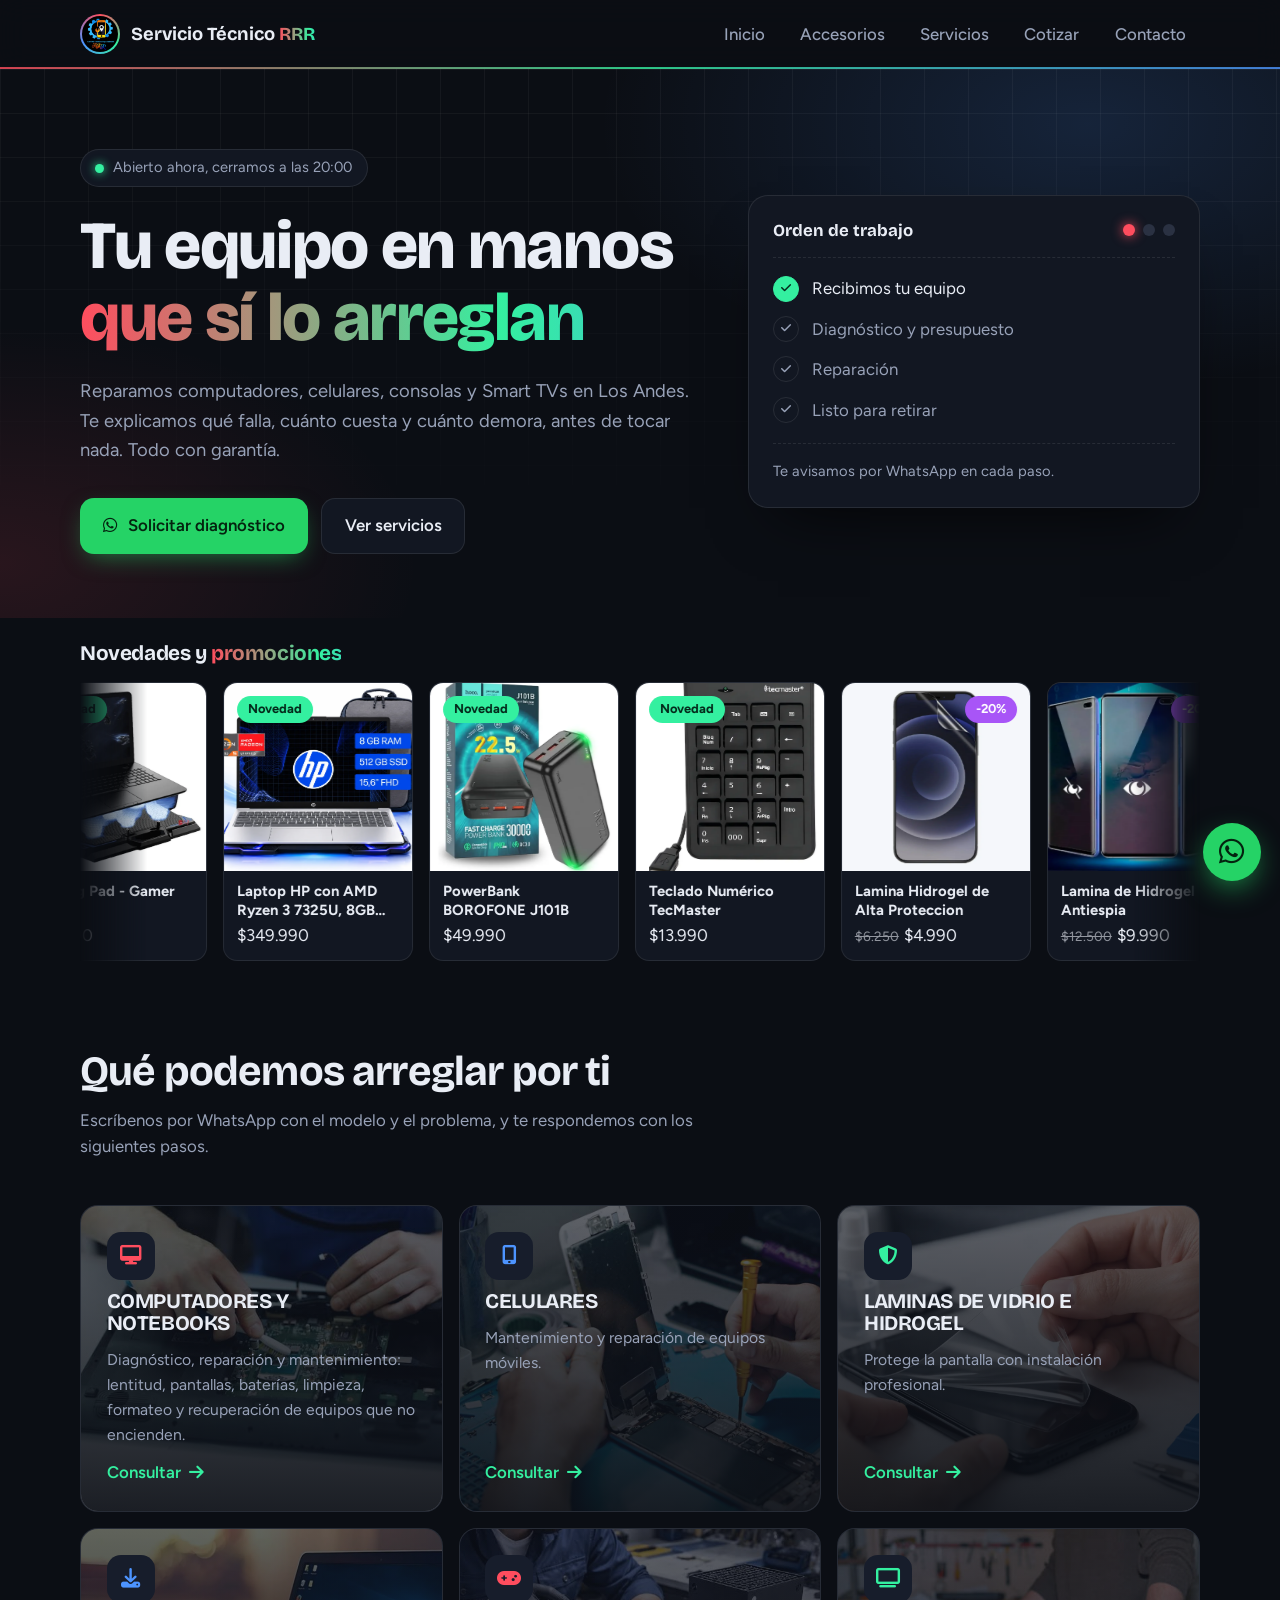
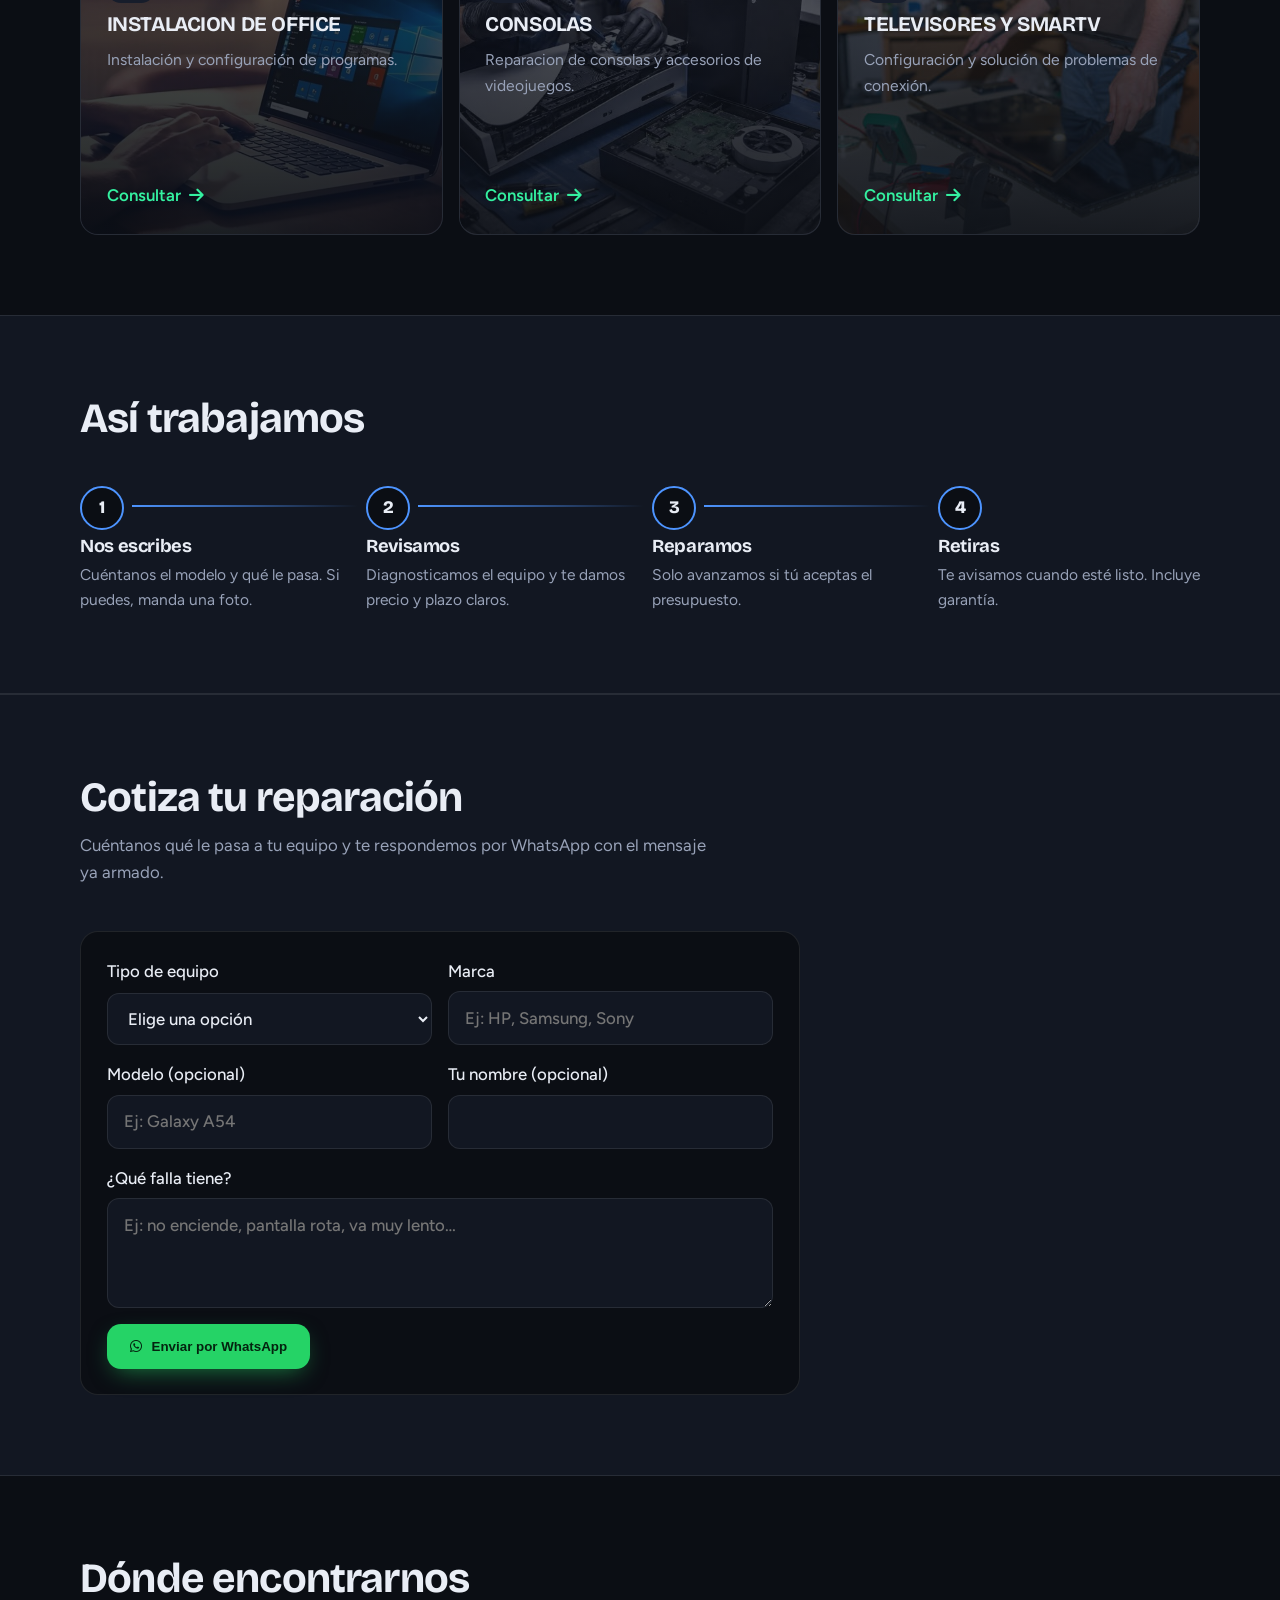
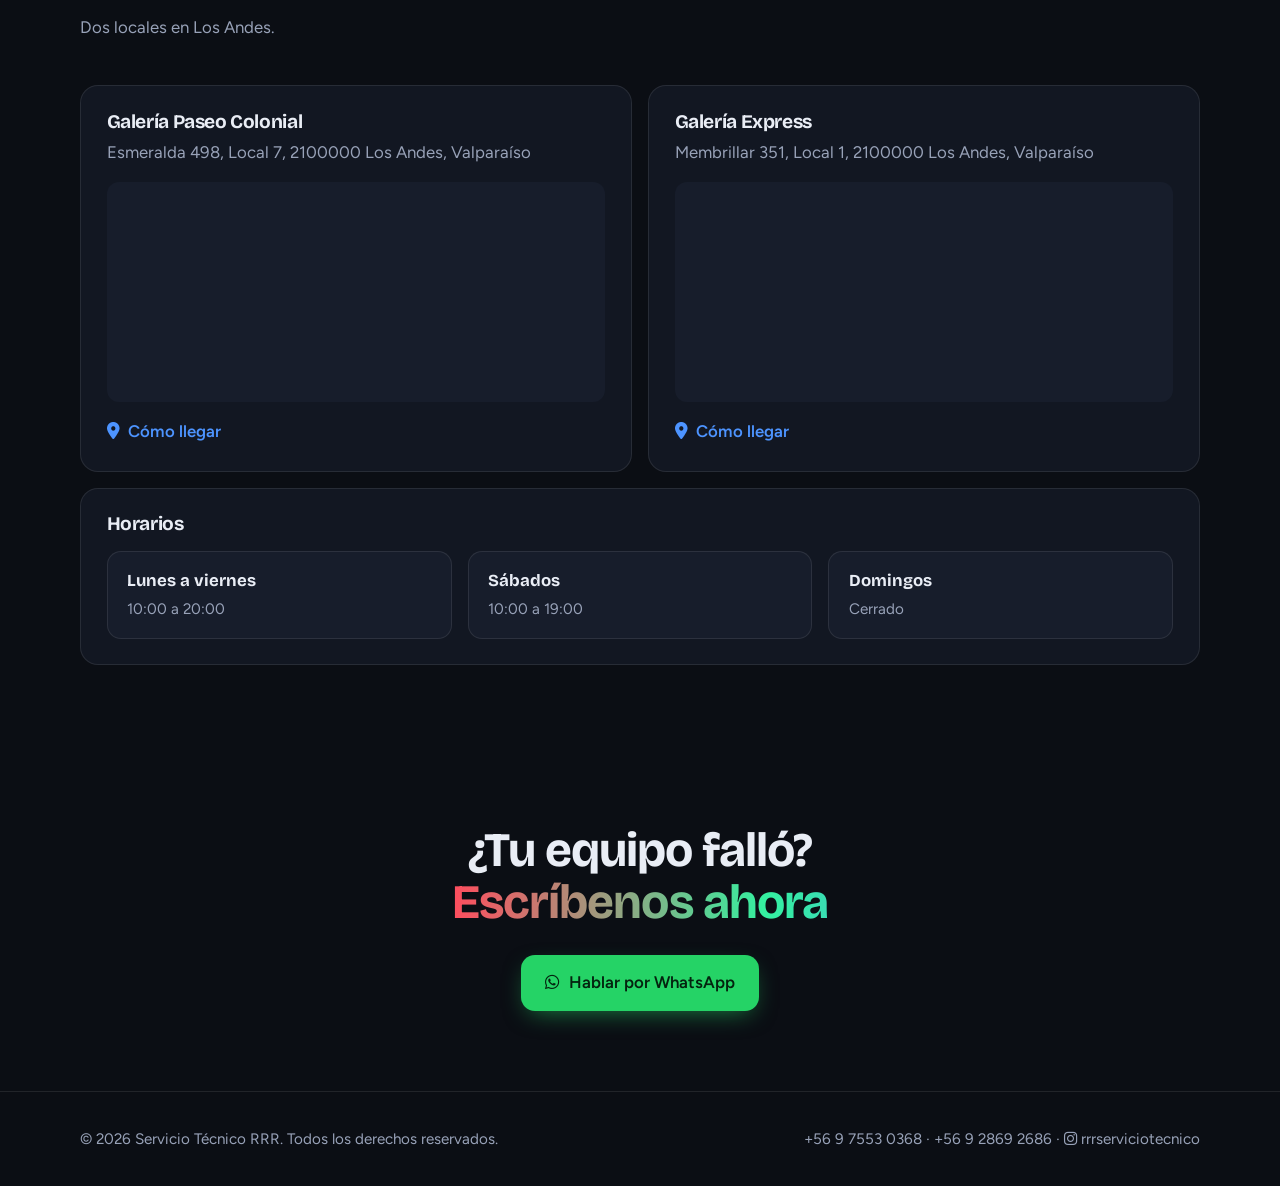
<file: index.html>
<!DOCTYPE html>
<html lang="es-CL">
<head>
<meta charset="UTF-8">
<meta name="viewport" content="width=device-width, initial-scale=1.0">
<title>RRR Servicio Técnico | Reparación de computadores, celulares y consolas en Los Andes</title>
<meta name="description" content="Servicio técnico en Los Andes: computadores, notebooks, celulares, consolas y Smart TVs. Diagnóstico claro, reparación con garantía y atención por WhatsApp.">
<meta name="theme-color" content="#0b0e14">
<link rel="canonical" href="https://serviciotecnicorrr.cl/">
<meta property="og:type" content="website">
<meta property="og:locale" content="es_CL">
<meta property="og:site_name" content="RRR Servicio Técnico">
<meta property="og:title" content="RRR Servicio Técnico | Reparación de computadores, celulares y consolas en Los Andes">
<meta property="og:description" content="Servicio técnico en Los Andes: computadores, notebooks, celulares, consolas y Smart TVs. Diagnóstico claro, reparación con garantía y atención por WhatsApp.">
<meta property="og:url" content="https://serviciotecnicorrr.cl/">
<meta property="og:image" content="https://serviciotecnicorrr.cl/img/logorrr.png">
<meta name="twitter:card" content="summary">
<script type="application/ld+json">
{
  "@context": "https://schema.org",
  "@graph": [
    {
      "@type": "Organization",
      "name": "RRR Servicio Técnico",
      "url": "https://serviciotecnicorrr.cl/",
      "logo": "https://serviciotecnicorrr.cl/img/logorrr.png"
    },
    {
      "@type": "LocalBusiness",
      "name": "RRR Servicio Técnico – Paseo Colonial",
      "image": "https://serviciotecnicorrr.cl/img/logorrr.png",
      "url": "https://serviciotecnicorrr.cl/",
      "telephone": "+56975530368",
      "priceRange": "$$",
      "address": {
        "@type": "PostalAddress",
        "streetAddress": "Esmeralda 498, Local 7",
        "postalCode": "2100000",
        "addressLocality": "Los Andes",
        "addressRegion": "Valparaíso",
        "addressCountry": "CL"
      },
      "openingHoursSpecification": [
        {"@type": "OpeningHoursSpecification", "dayOfWeek": ["Monday","Tuesday","Wednesday","Thursday","Friday"], "opens": "10:00", "closes": "20:00"},
        {"@type": "OpeningHoursSpecification", "dayOfWeek": "Saturday", "opens": "10:00", "closes": "19:00"}
      ],
      "sameAs": ["https://www.instagram.com/rrrserviciotecnico"]
    },
    {
      "@type": "LocalBusiness",
      "name": "RRR Servicio Técnico – Express Membrillar",
      "image": "https://serviciotecnicorrr.cl/img/logorrr.png",
      "url": "https://serviciotecnicorrr.cl/",
      "telephone": "+56975530368",
      "priceRange": "$$",
      "address": {
        "@type": "PostalAddress",
        "streetAddress": "Membrillar 351, Local 1",
        "postalCode": "2100000",
        "addressLocality": "Los Andes",
        "addressRegion": "Valparaíso",
        "addressCountry": "CL"
      },
      "openingHoursSpecification": [
        {"@type": "OpeningHoursSpecification", "dayOfWeek": ["Monday","Tuesday","Wednesday","Thursday","Friday"], "opens": "10:00", "closes": "20:00"},
        {"@type": "OpeningHoursSpecification", "dayOfWeek": "Saturday", "opens": "10:00", "closes": "19:00"}
      ],
      "sameAs": ["https://www.instagram.com/rrrserviciotecnico"]
    }
  ]
}
</script>
<link rel="icon" href="/img/favicon.png" sizes="48x48">
<link rel="preconnect" href="https://fonts.googleapis.com">
<link rel="preconnect" href="https://fonts.gstatic.com" crossorigin>
<link href="https://fonts.googleapis.com/css2?family=Bricolage+Grotesque:opsz,wght@12..96,500;12..96,700;12..96,800&family=Figtree:wght@400;500;600&display=swap" rel="stylesheet">
<link rel="stylesheet" href="https://cdnjs.cloudflare.com/ajax/libs/font-awesome/6.4.0/css/all.min.css">
<link rel="stylesheet" href="css/main.css">
</head>
<body>

<div id="pantalla-carga"><img src="/img/logorrr.png" alt="Cargando RRR Servicio Técnico"></div>

<header class="top">
  <div class="wrap nav">
    <a href="index.html" class="brand"><img src="/img/logorrr.png" alt="Logo RRR Servicio Técnico"><span>Servicio Técnico <span class="rgb-text">RRR</span></span></a>
    <button class="burger" aria-label="Abrir menú" aria-expanded="false"><i class="fas fa-bars"></i></button>
    <ul class="menu">
      <li><a href="index.html">Inicio</a></li>
      <li><a href="catalogo.html">Accesorios</a></li>
      <li><a href="#servicios">Servicios</a></li>
      <li><a href="#cotizar">Cotizar</a></li>
      <li><a href="#contacto">Contacto</a></li>
    </ul>
  </div>
</header>

<main>
  <section class="hero">
    <div class="wrap">
      <div>
        <div class="estado" id="estado"><i></i><span>Revisando horario…</span></div>
        <h1>Tu equipo en manos <span class="rgb-text">que sí lo arreglan</span></h1>
        <p class="lead">Reparamos computadores, celulares, consolas y Smart TVs en Los Andes. Te explicamos qué falla, cuánto cuesta y cuánto demora, antes de tocar nada. Todo con garantía.</p>
        <div class="actions">
          <a class="btn btn-wa" href="https://wa.me/56975530368?text=Hola,%20necesito%20servicio%20técnico" target="_blank" rel="noopener noreferrer"><i class="fab fa-whatsapp"></i> Solicitar diagnóstico</a>
          <a class="btn btn-ghost" href="#servicios">Ver servicios</a>
        </div>
      </div>

      <aside class="orden" aria-label="Ejemplo de cómo avanza tu reparación">
        <div class="orden-head"><strong>Orden de trabajo</strong>
          <div class="leds" aria-hidden="true"><span class="led r"></span><span class="led b"></span><span class="led g"></span></div>
        </div>
        <ul class="pasos">
          <li><i class="fas fa-check"></i> Recibimos tu equipo</li>
          <li><i class="fas fa-check"></i> Diagnóstico y presupuesto</li>
          <li><i class="fas fa-check"></i> Reparación</li>
          <li><i class="fas fa-check"></i> Listo para retirar</li>
        </ul>
        <p class="orden-foot">Te avisamos por WhatsApp en cada paso.</p>
      </aside>
    </div>
  </section>

  <section class="destacados" id="destacados" hidden>
    <div class="wrap">
      <h2>Novedades y <span class="rgb-text">promociones</span></h2>
    </div>
    <div class="wrap"><div class="dest-cinta"><div class="dest-pista" id="destacados-pista"></div></div></div>
  </section>

  <section class="s" id="servicios">
    <div class="wrap">
      <div class="s-head">
        <h2>Qué podemos arreglar por ti</h2>
        <p>Escríbenos por WhatsApp con el modelo y el problema, y te respondemos con los siguientes pasos.</p>
      </div>
      <div class="bench">
        <article class="srv big">
          <img class="srv-bg" src="img/servicios/computadores.jpg" alt="" loading="lazy" onerror="this.remove()"><div class="ico"><i class="fas fa-desktop"></i></div>
          <h3>COMPUTADORES Y NOTEBOOKS</h3>
          <p>Diagnóstico, reparación y mantenimiento: lentitud, pantallas, baterías, limpieza, formateo y recuperación de equipos que no encienden.</p>
          <a class="ask" href="https://wa.me/56975530368?text=Hola,%20necesito%20reparación%20de%20computador" target="_blank" rel="noopener noreferrer">Consultar <i class="fas fa-arrow-right"></i></a>
        </article>
        <article class="srv">
          <img class="srv-bg" src="img/servicios/celulares.jpg" alt="" loading="lazy" onerror="this.remove()"><div class="ico"><i class="fas fa-mobile-alt"></i></div>
          <h3>CELULARES</h3>
          <p>Mantenimiento y reparación de equipos móviles.</p>
          <a class="ask" href="https://wa.me/56975530368?text=Hola,%20necesito%20reparación%20de%20celular" target="_blank" rel="noopener noreferrer">Consultar <i class="fas fa-arrow-right"></i></a>
        </article>
        <article class="srv">
          <img class="srv-bg" src="img/servicios/laminas.webp" alt="" loading="lazy" onerror="this.remove()"><div class="ico"><i class="fas fa-shield-alt"></i></div>
          <h3>LAMINAS DE VIDRIO E HIDROGEL</h3>
          <p>Protege la pantalla con instalación profesional.</p>
          <a class="ask" href="https://wa.me/56975530368?text=Hola,%20quiero%20una%20lámina%20para%20mi%20equipo" target="_blank" rel="noopener noreferrer">Consultar <i class="fas fa-arrow-right"></i></a>
        </article>
        <article class="srv">
          <img class="srv-bg" src="img/servicios/office.webp" alt="" loading="lazy" onerror="this.remove()"><div class="ico"><i class="fas fa-download"></i></div>
          <h3>INSTALACION DE OFFICE</h3>
          <p>Instalación y configuración de programas.</p>
          <a class="ask" href="https://wa.me/56975530368?text=Hola,%20necesito%20instalar%20Office" target="_blank" rel="noopener noreferrer">Consultar <i class="fas fa-arrow-right"></i></a>
        </article>
        <article class="srv">
          <img class="srv-bg" src="img/servicios/consolas.jpg" alt="" loading="lazy" onerror="this.remove()"><div class="ico"><i class="fas fa-gamepad"></i></div>
          <h3>CONSOLAS</h3>
          <p>Reparacion de consolas y accesorios de videojuegos.</p>
          <a class="ask" href="https://wa.me/56975530368?text=Hola,%20necesito%20ayuda%20con%20mi%20consola" target="_blank" rel="noopener noreferrer">Consultar <i class="fas fa-arrow-right"></i></a>
        </article>
        <article class="srv">
          <img class="srv-bg" src="img/servicios/televisores.jpg" alt="" loading="lazy" onerror="this.remove()"><div class="ico"><i class="fas fa-tv"></i></div>
          <h3>TELEVISORES Y SMARTV</h3>
          <p>Configuración y solución de problemas de conexión.</p>
          <a class="ask" href="https://wa.me/56975530368?text=Hola,%20necesito%20ayuda%20con%20mi%20televisor" target="_blank" rel="noopener noreferrer">Consultar <i class="fas fa-arrow-right"></i></a>
        </article>
      </div>
    </div>
  </section>

  <section class="s how">
    <div class="wrap">
      <div class="s-head"><h2>Así trabajamos</h2></div>
      <ol class="steps">
        <li><h3>Nos escribes</h3><p>Cuéntanos el modelo y qué le pasa. Si puedes, manda una foto.</p></li>
        <li><h3>Revisamos</h3><p>Diagnosticamos el equipo y te damos precio y plazo claros.</p></li>
        <li><h3>Reparamos</h3><p>Solo avanzamos si tú aceptas el presupuesto.</p></li>
        <li><h3>Retiras</h3><p>Te avisamos cuando esté listo. Incluye garantía.</p></li>
      </ol>
    </div>
  </section>

  <section class="s how" id="cotizar">
    <div class="wrap">
      <div class="s-head"><h2>Cotiza tu reparación</h2><p>Cuéntanos qué le pasa a tu equipo y te respondemos por WhatsApp con el mensaje ya armado.</p></div>
      <div class="cotiza">
        <form id="form-cotizacion">
          <label>Tipo de equipo
            <select name="tipo" required>
              <option value="" disabled selected>Elige una opción</option>
              <option>Computador</option><option>Notebook</option><option>Celular</option>
              <option>Consola</option><option>Televisor / Smart TV</option><option>Otro</option>
            </select></label>
          <label>Marca <input name="marca" required maxlength="40" placeholder="Ej: HP, Samsung, Sony"></label>
          <label>Modelo (opcional) <input name="modelo" maxlength="60" placeholder="Ej: Galaxy A54"></label>
          <label>Tu nombre (opcional) <input name="nombre" maxlength="40" autocomplete="given-name"></label>
          <label class="full">¿Qué falla tiene? <textarea name="falla" required maxlength="500" placeholder="Ej: no enciende, pantalla rota, va muy lento…"></textarea></label>
          <div class="full"><button class="btn btn-wa" type="submit"><i class="fab fa-whatsapp"></i> Enviar por WhatsApp</button></div>
        </form>
      </div>
    </div>
  </section>

  <section class="s" id="contacto">
    <div class="wrap">
      <div class="s-head"><h2>Dónde encontrarnos</h2><p>Dos locales en Los Andes.</p></div>
      <div class="locales">
        <div class="local"><h3>Galería Paseo Colonial</h3><p>Esmeralda 498, Local 7, 2100000 Los Andes, Valparaíso</p>
          <iframe class="mapa" loading="lazy" referrerpolicy="no-referrer-when-downgrade" title="Mapa de Galería Paseo Colonial" src="https://www.google.com/maps?q=Galer%C3%ADa%20Paseo%20Colonial%2C%20Esmeralda%20498%2C%20Los%20Andes%2C%20Valpara%C3%ADso&output=embed"></iframe>
          <a href="https://maps.app.goo.gl/3EHoRgW2bTBpom5f9" target="_blank" rel="noopener noreferrer"><i class="fas fa-location-dot"></i> Cómo llegar</a></div>
        <div class="local"><h3>Galería Express</h3><p>Membrillar 351, Local 1, 2100000 Los Andes, Valparaíso</p>
          <iframe class="mapa" loading="lazy" referrerpolicy="no-referrer-when-downgrade" title="Mapa de Galería Express" src="https://www.google.com/maps?q=Galer%C3%ADa%20Express%2C%20Membrillar%20351%2C%20Los%20Andes%2C%20Valpara%C3%ADso&output=embed"></iframe>
          <a href="https://maps.app.goo.gl/NhSMveDBy6dRZAW28" target="_blank" rel="noopener noreferrer"><i class="fas fa-location-dot"></i> Cómo llegar</a></div>
      </div>
      <div class="horario">
        <h3>Horarios</h3>
        <div class="horario-lista">
          <div><b>Lunes a viernes</b><span>10:00 a 20:00</span></div>
          <div><b>Sábados</b><span>10:00 a 19:00</span></div>
          <div><b>Domingos</b><span>Cerrado</span></div>
        </div>
      </div>
    </div>
  </section>

  <section class="cta">
    <div class="wrap">
      <h2>¿Tu equipo falló? <span class="rgb-text">Escríbenos ahora</span></h2>
      <a class="btn btn-wa" href="https://wa.me/56975530368?text=Hola,%20necesito%20servicio%20técnico" target="_blank" rel="noopener noreferrer"><i class="fab fa-whatsapp"></i> Hablar por WhatsApp</a>
    </div>
  </section>
</main>

<footer>
  <div class="wrap">
    <span>&copy; <span id="anio">2026</span> Servicio Técnico RRR. Todos los derechos reservados.</span>
    <span>
      <a href="https://wa.me/56975530368?text=Hola,%20necesito%20un%20servicio%20técnico">+56 9 7553 0368</a> ·
      <a href="https://wa.me/56928692686?text=Hola,%20necesito%20un%20servicio%20técnico">+56 9 2869 2686</a> ·
      <a href="https://www.instagram.com/rrrserviciotecnico" target="_blank" rel="noopener noreferrer" aria-label="Instagram de RRR Servicio Técnico"><i class="fab fa-instagram"></i> rrrserviciotecnico</a>
    </span>
  </div>
</footer>

<a class="wa-float" href="https://wa.me/56975530368?text=Hola,%20necesito%20un%20servicio%20técnico" target="_blank" rel="noopener noreferrer" aria-label="Contactar por WhatsApp"><i class="fab fa-whatsapp"></i></a>

<script src="js/main.js" defer></script>
<script src="js/destacados.js" defer></script>
</body>
</html>
</file>
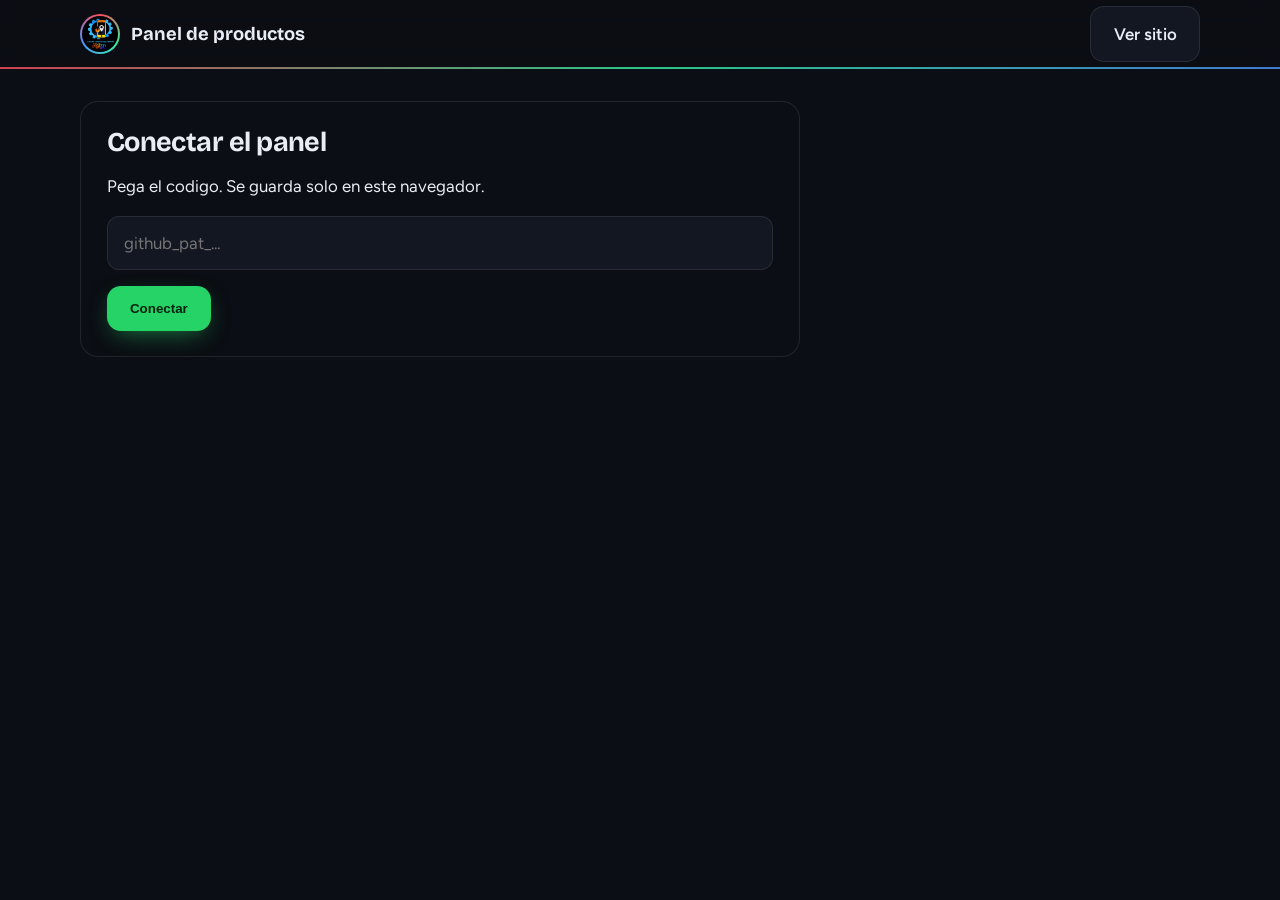
<file: admin/index.html>
<!DOCTYPE html>
<html lang="es-CL">
<head>
<meta charset="UTF-8">
<meta name="viewport" content="width=device-width, initial-scale=1.0">
<meta name="robots" content="noindex,nofollow">
<title>Panel de productos | RRR Servicio Técnico</title>
<link rel="icon" href="../img/logorrr.png" sizes="48x48">
<link href="https://fonts.googleapis.com/css2?family=Bricolage+Grotesque:opsz,wght@12..96,500;12..96,700;12..96,800&family=Figtree:wght@400;500;600&display=swap" rel="stylesheet">
<link rel="stylesheet" href="../css/main.css">
<link rel="stylesheet" href="admin.css">
</head>
<body>
<header class="top"><div class="wrap nav">
  <span class="brand"><img src="../img/logorrr.png" alt="Logo RRR"><span>Panel de productos</span></span>
  <a class="btn btn-ghost" href="../index.html" target="_blank" rel="noopener">Ver sitio</a>
</div></header>

<main class="wrap adm">

  <section id="conectar" class="cotiza" hidden>
    <h1>Conectar el panel</h1>
    <p>Pega el codigo. Se guarda solo en este navegador.</p>
    <input id="token" type="password" placeholder="github_pat_..." autocomplete="off" aria-label="Token de GitHub">
    <div><button class="btn btn-wa" id="guardar-token" type="button">Conectar</button></div>
  </section>

  <section id="app" hidden>
    <div class="adm-top">
      <h1>Productos</h1>
      <div class="fila-acc">
        <button class="btn btn-wa" id="nuevo" type="button">+ Nuevo producto</button>
        <button class="btn btn-ghost" id="salir" type="button">Cerrar sesión</button>
      </div>
    </div>
    <label class="campo buscar"><input id="buscar" type="search" placeholder="Buscar producto…" aria-label="Buscar producto" autocomplete="off"></label>
    <div id="barra-orden" class="barra-orden" hidden>
      <span>Cambiaste el orden. Aún no está publicado.</span>
      <button class="btn btn-wa" id="guardar-orden" type="button">Guardar orden</button>
      <button class="btn btn-ghost" id="descartar-orden" type="button">Descartar</button>
    </div>
    <p class="ayuda-orden">Arrastra los productos o usa las flechas para ordenarlos (se desactiva mientras buscas). Las novedades siempre salen primero en la tienda.</p>
    <div id="lista" class="lista"></div>
  </section>

  <section id="editor" class="cotiza" hidden>
    <h1 id="titulo-ed">Nuevo producto</h1>
    <form id="form">
      <label class="full">Nombre del producto <input id="f-nombre" required maxlength="120"></label>
      <label class="full">Descripción <textarea id="f-desc" maxlength="400" placeholder="Texto corto que se ve en la tarjeta"></textarea></label>
      <label class="full">Características (una por línea) <textarea id="f-carac" placeholder="Sonido envolvente 7.1&#10;Micrófono desmontable"></textarea></label>
      <label>Tipo de producto <select id="categoria"></select></label>
      <label>Si es nueva, escribe el tipo <input id="cat-nueva" maxlength="40" placeholder="Ej: Televisores" disabled></label>
      <label>Precio en pesos (sin puntos) <input id="f-precio" type="number" min="1" inputmode="numeric" required placeholder="24990"></label>
      <label class="check">Marcar como novedad <input id="f-novedad" type="checkbox"></label>
      <label class="check">En promoción <input id="f-promo" type="checkbox"></label>
      <label>Nombre de la promoción <input id="f-promo-txt" maxlength="20" placeholder="Ej: 2x1, -20%" disabled></label>
      <label>Precio original, se mostrará tachado (sin puntos) <input id="f-precio-orig" type="number" min="1" inputmode="numeric" placeholder="29990" disabled></label>
      <div class="full">
        <label class="drop" id="drop"><strong>Arrastra las fotos aquí</strong><span>o haz clic para elegirlas. La primera es la portada.</span>
          <input id="archivos" type="file" accept="image/*" multiple hidden></label>
        <div id="fotos" class="fotos"></div>
      </div>
      <div class="full fila-acc">
        <button class="btn btn-wa" id="guardar" type="submit">Publicar producto</button>
        <button class="btn btn-ghost" id="cancelar" type="button">Cancelar</button>
      </div>
    </form>
  </section>
</main>

<div class="toast" id="toast" role="status" hidden></div>
<script src="admin.js"></script>
</body>
</html>
</file>
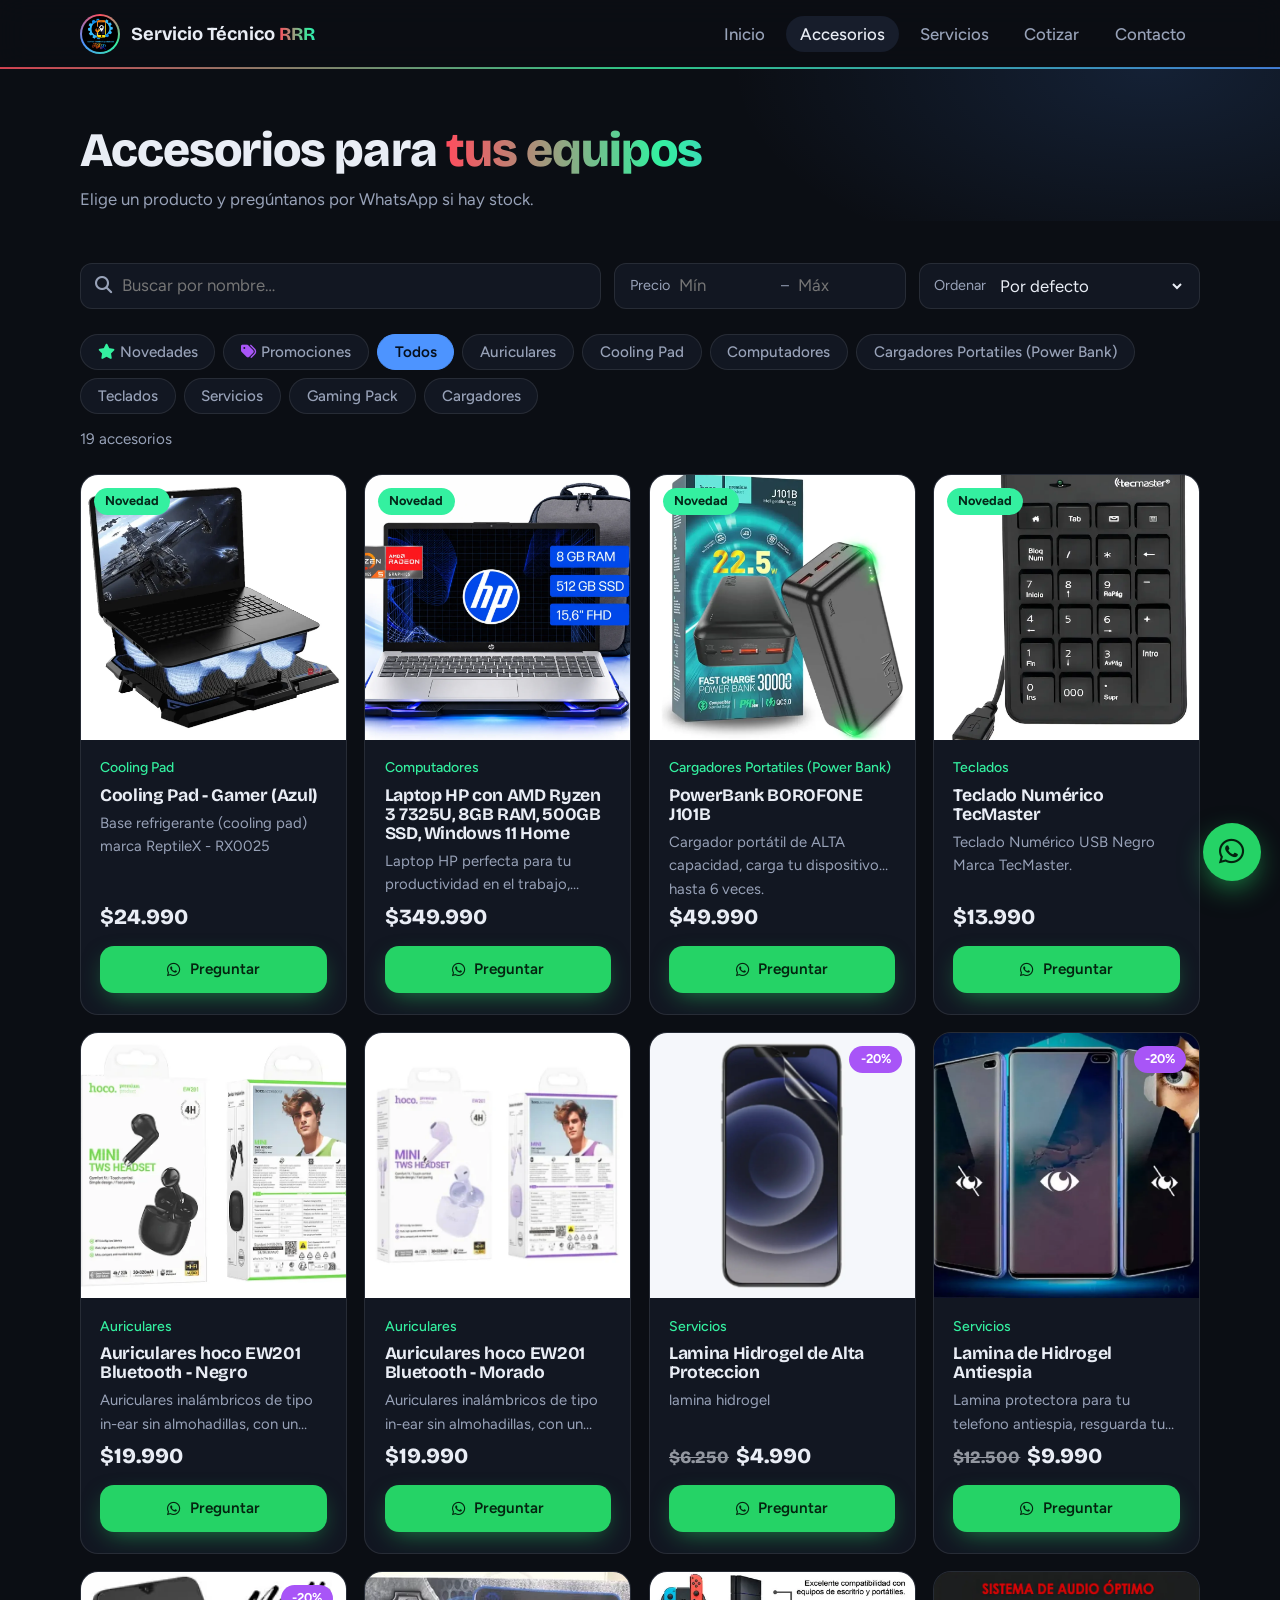
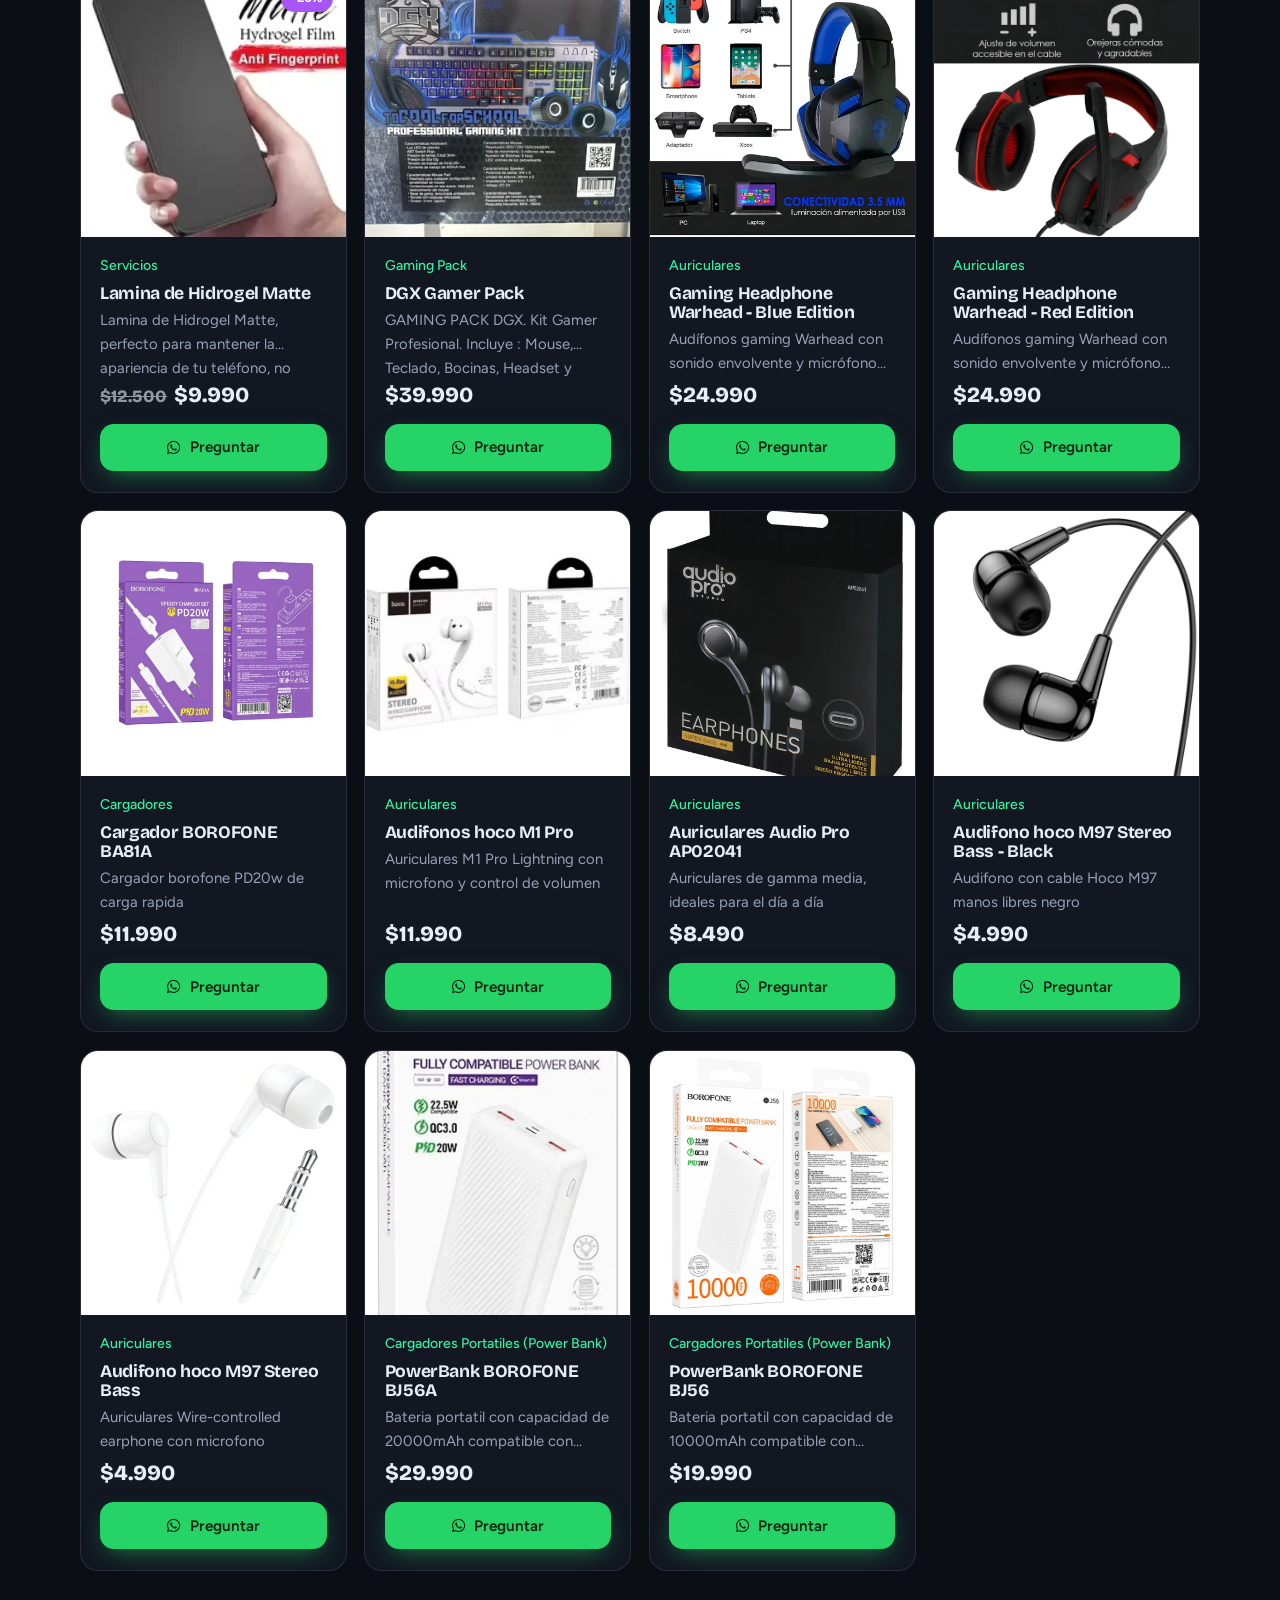
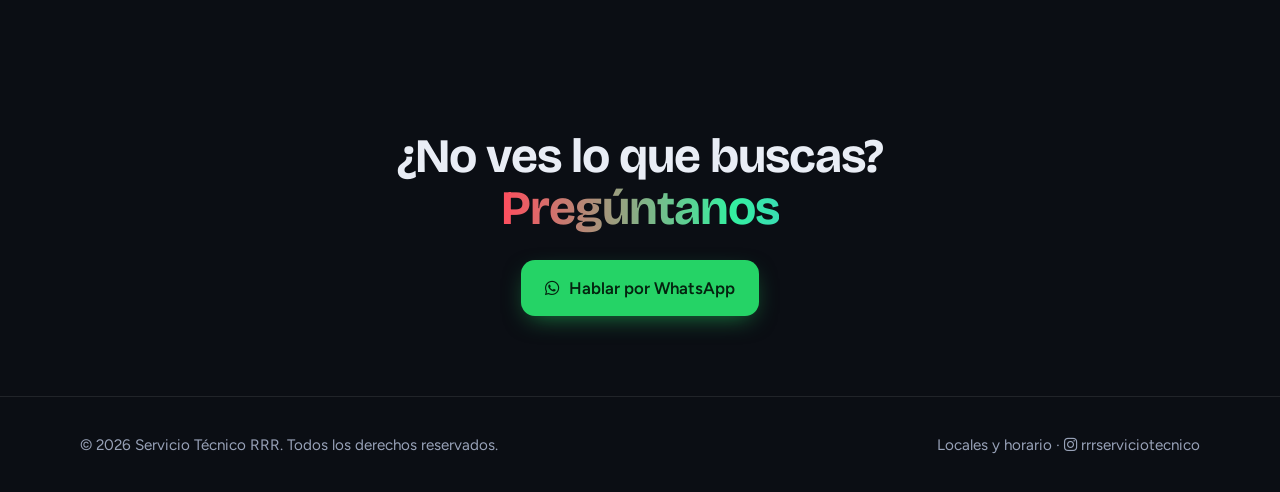
<file: catalogo.html>
<!DOCTYPE html>
<html lang="es-CL">
<head>
<meta charset="UTF-8">
<meta name="viewport" content="width=device-width, initial-scale=1.0">
<title>Accesorios | RRR Servicio Técnico Los Andes</title>
<meta name="description" content="Accesorios para celulares, computadores y consolas en Los Andes. Consulta disponibilidad y precio por WhatsApp.">
<meta name="theme-color" content="#0b0e14">
<link rel="canonical" href="https://serviciotecnicorrr.cl/catalogo.html">
<meta property="og:type" content="website">
<meta property="og:locale" content="es_CL">
<meta property="og:site_name" content="RRR Servicio Técnico">
<meta property="og:title" content="Accesorios | RRR Servicio Técnico Los Andes">
<meta property="og:description" content="Accesorios para celulares, computadores y consolas en Los Andes. Consulta disponibilidad y precio por WhatsApp.">
<meta property="og:url" content="https://serviciotecnicorrr.cl/catalogo.html">
<meta property="og:image" content="https://serviciotecnicorrr.cl/img/logorrr.png">
<meta name="twitter:card" content="summary">
<link rel="icon" href="img/logorrr.png">
<link rel="preconnect" href="https://fonts.googleapis.com">
<link rel="preconnect" href="https://fonts.gstatic.com" crossorigin>
<link href="https://fonts.googleapis.com/css2?family=Bricolage+Grotesque:opsz,wght@12..96,500;12..96,700;12..96,800&family=Figtree:wght@400;500;600&display=swap" rel="stylesheet">
<link rel="stylesheet" href="https://cdnjs.cloudflare.com/ajax/libs/font-awesome/6.4.0/css/all.min.css">
<link rel="stylesheet" href="css/main.css">
</head>
<body>

<div id="pantalla-carga"><img src="img/logorrr.png" alt="Cargando RRR Servicio Técnico"></div>

<header class="top">
  <div class="wrap nav">
    <a href="index.html" class="brand"><img src="img/logorrr.png" alt="Logo RRR Servicio Técnico"><span>Servicio Técnico <span class="rgb-text">RRR</span></span></a>
    <button class="burger" aria-label="Abrir menú" aria-expanded="false"><i class="fas fa-bars"></i></button>
    <ul class="menu">
      <li><a href="index.html">Inicio</a></li>
      <li><a href="catalogo.html" aria-current="page">Accesorios</a></li>
      <li><a href="index.html#servicios">Servicios</a></li>
      <li><a href="index.html#cotizar">Cotizar</a></li>
      <li><a href="index.html#contacto">Contacto</a></li>
    </ul>
  </div>
</header>

<main>
  <section class="page-head">
    <div class="wrap">
      <h1>Accesorios para <span class="rgb-text">tus equipos</span></h1>
      <p>Elige un producto y pregúntanos por WhatsApp si hay stock.</p>
    </div>
  </section>

  <section class="s" style="padding-top:1rem">
    <div class="wrap">
      <div class="barra">
        <label class="campo buscar"><i class="fas fa-search" aria-hidden="true"></i><input id="q" type="search" placeholder="Buscar por nombre…" aria-label="Buscar por nombre" autocomplete="off"></label>
        <label class="campo"><span>Precio</span><input id="min" type="number" min="0" inputmode="numeric" placeholder="Mín" aria-label="Precio mínimo"><span>–</span><input id="max" type="number" min="0" inputmode="numeric" placeholder="Máx" aria-label="Precio máximo"></label>
        <label class="campo"><span>Ordenar</span><select id="orden" aria-label="Ordenar productos">
          <option value="relevancia">Por defecto</option><option value="asc">Precio: menor a mayor</option><option value="desc">Precio: mayor a menor</option></select></label>
      </div>
      <div class="filtros" role="group" aria-label="Filtrar por categoría">
        <button class="chip chip-nuevo" id="nuevo" aria-pressed="false"><i class="fas fa-star" aria-hidden="true"></i>Novedades</button>
        <button class="chip chip-promo" id="promo" aria-pressed="false"><i class="fas fa-tags" aria-hidden="true"></i>Promociones</button>
        <span id="cats" style="display:contents"></span>
      </div>
      <p class="cuenta"><span id="cuenta" aria-live="polite"></span><button class="limpiar" id="limpiar" hidden>Limpiar filtros</button></p>
      <div class="grid-prod" id="catalogo">
        <div class="esqueleto"></div><div class="esqueleto"></div><div class="esqueleto"></div><div class="esqueleto"></div>
      </div>
    </div>
  </section>

  <section class="cta">
    <div class="wrap">
      <h2>¿No ves lo que buscas? <span class="rgb-text">Pregúntanos</span></h2>
      <a class="btn btn-wa" href="https://wa.me/56975530368?text=Hola,%20busco%20un%20accesorio" target="_blank" rel="noopener noreferrer"><i class="fab fa-whatsapp"></i> Hablar por WhatsApp</a>
    </div>
  </section>
</main>

<footer>
  <div class="wrap">
    <span>&copy; <span id="anio">2026</span> Servicio Técnico RRR. Todos los derechos reservados.</span>
    <span><a href="index.html#contacto">Locales y horario</a> ·
      <a href="https://www.instagram.com/rrrserviciotecnico" target="_blank" rel="noopener noreferrer" aria-label="Instagram de RRR Servicio Técnico"><i class="fab fa-instagram"></i> rrrserviciotecnico</a></span>
  </div>
</footer>

<a class="wa-float" href="https://wa.me/56975530368?text=Hola,%20necesito%20un%20servicio%20técnico" target="_blank" rel="noopener noreferrer" aria-label="Contactar por WhatsApp"><i class="fab fa-whatsapp"></i></a>

<script src="js/main.js" defer></script>
<script src="js/catalogo.js" defer></script>
</body>
</html>
</file>
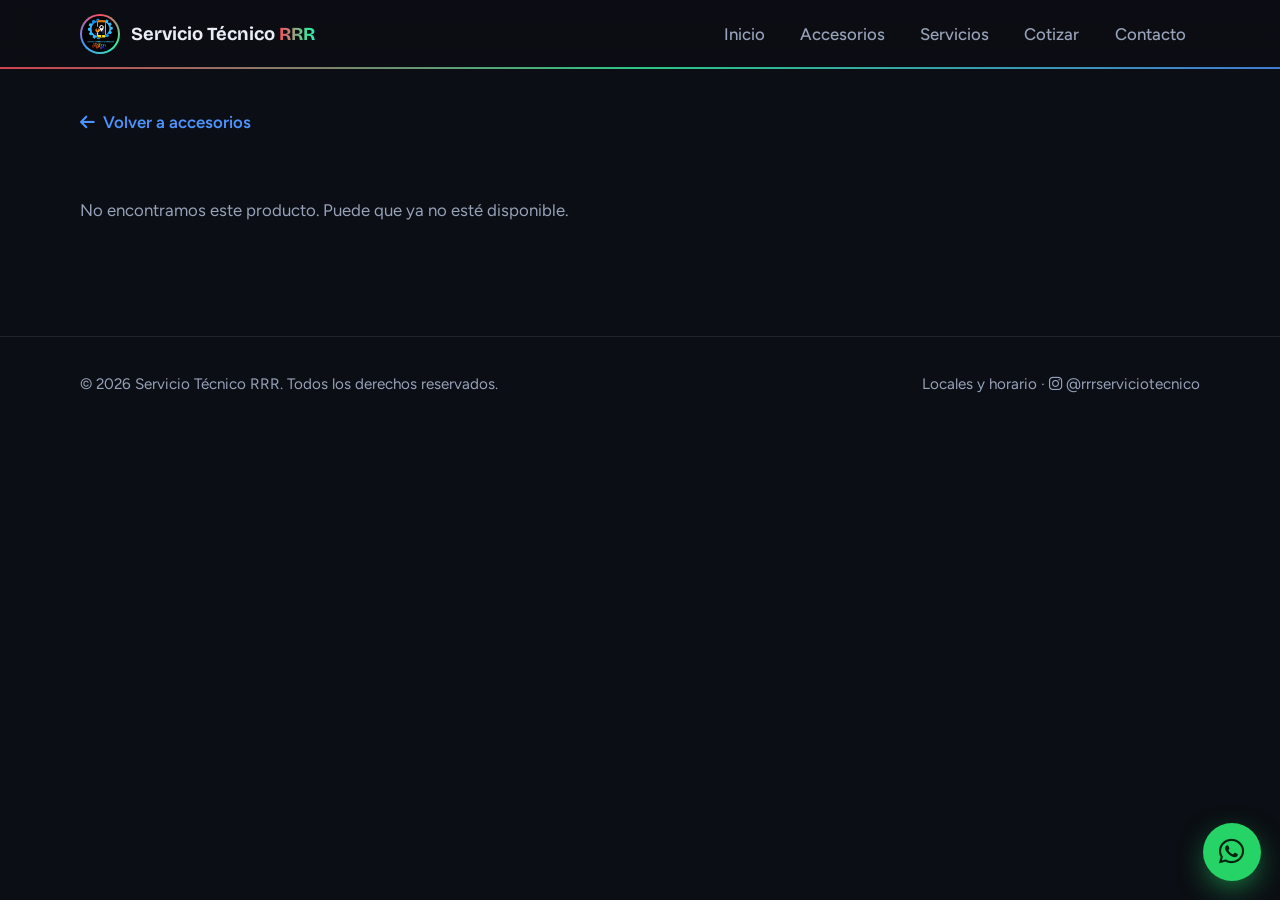
<file: producto.html>
<!DOCTYPE html>
<html lang="es-CL">
<head>
<meta charset="UTF-8">
<meta name="viewport" content="width=device-width, initial-scale=1.0">
<!-- TÍTULO que se ve en la pestaña y en Google (la descripción va justo debajo) -->
<title>Producto | RRR Servicio Técnico</title>
<meta name="description" content="Detalle del producto. Consulta disponibilidad y precio por WhatsApp.">
<meta name="theme-color" content="#0b0e14">
<link rel="icon" href="/img/logorrr.png">
<!-- Fuentes (Google Fonts) e íconos (Font Awesome) -->
<link rel="preconnect" href="https://fonts.googleapis.com">
<link rel="preconnect" href="https://fonts.gstatic.com" crossorigin>
<link href="https://fonts.googleapis.com/css2?family=Bricolage+Grotesque:opsz,wght@12..96,500;12..96,700;12..96,800&family=Figtree:wght@400;500;600&display=swap" rel="stylesheet">
<link rel="stylesheet" href="https://cdnjs.cloudflare.com/ajax/libs/font-awesome/6.4.0/css/all.min.css">
<!-- Estilos del sitio: colores, tipografías y diseño están en css/main.css -->
<link rel="stylesheet" href="/css/main.css">
</head>
<body>

<!-- PANTALLA DE CARGA: logo que rebota; js/main.js la oculta al terminar de cargar -->
<div id="pantalla-carga"><img src="/img/logorrr.png" alt="Cargando RRR Servicio Técnico"></div>

<!-- BARRA SUPERIOR: logo y menú. Si agregas una página, añade su enlace aquí y en las demás páginas -->
<header class="top">
  <div class="wrap nav">
    <a href="/index.html" class="brand"><img src="/img/logorrr.png" alt="Logo RRR Servicio Técnico"><span>Servicio Técnico <span class="rgb-text">RRR</span></span></a>
    <button class="burger" aria-label="Abrir menú" aria-expanded="false"><i class="fas fa-bars"></i></button>
    <ul class="menu">
      <li><a href="/index.html">Inicio</a></li>
      <li><a href="/catalogo.html">Accesorios</a></li>
      <li><a href="/index.html#servicios">Servicios</a></li>
      <li><a href="/index.html#cotizar">Cotizar</a></li>
      <li><a href="/index.html#contacto">Contacto</a></li>
    </ul>
  </div>
</header>

<!-- FICHA DE PRODUCTO: js/producto.js lee ?id=... de la dirección y dibuja aquí el producto de data/productos.json -->
<main>
  <section class="s" style="padding-top:2.5rem">
    <div class="wrap" id="producto">
      <div class="esqueleto"></div>
    </div>
  </section>
</main>

<!-- PIE DE PÁGINA -->
<footer>
  <div class="wrap">
    <span>&copy; <span id="anio">2026</span> Servicio Técnico RRR. Todos los derechos reservados.</span>
    <span><a href="index.html#contacto">Locales y horario</a> ·
      <a href="https://www.instagram.com/rrrserviciotecnico" target="_blank" rel="noopener noreferrer" aria-label="Instagram de RRR Servicio Técnico"><i class="fab fa-instagram"></i> @rrrserviciotecnico</a></span>
  </div>
</footer>

<!-- BOTÓN FLOTANTE DE WHATSAPP: el número va en la dirección wa.me/56975530368 (formato 56 + número, sin + ni espacios) -->
<a class="wa-float" href="https://wa.me/56975530368?text=Hola,%20necesito%20un%20servicio%20técnico" target="_blank" rel="noopener noreferrer" aria-label="Contactar por WhatsApp"><i class="fab fa-whatsapp"></i></a>

<!-- SCRIPTS: main.js común al sitio; producto.js solo de esta página -->
<script src="js/main.js" defer></script>
<script src="js/producto.js" defer></script>
</body>
</html>
</file>
<file: css/main.css>
:root{
  --bg:#0b0e14;            
  --bench:#121722;         
  --bench-2:#171d2b;       
  --line:rgba(255,255,255,.09); 
  --text:#e9edf5;          
  --muted:#98a2b8;         
  --r:#ff4d5e;             
  --g:#34f0a0;             
  --b:#4d94ff;             
  --display:'Bricolage Grotesque',system-ui,sans-serif; 
  --body:'Figtree',system-ui,sans-serif;                
}
*{box-sizing:border-box;margin:0;padding:0}
html{scroll-behavior:smooth;scroll-padding-top:84px}
body{background:var(--bg);color:var(--text);font:400 1.05rem/1.6 var(--body);-webkit-font-smoothing:antialiased;overflow-x:hidden}
a{color:inherit;text-decoration:none}
img{max-width:100%;display:block}
:focus-visible{outline:3px solid var(--b);outline-offset:3px;border-radius:6px}
.wrap{width:min(1120px,100% - 2.5rem);margin-inline:auto}
h1,h2,h3{font-family:var(--display);line-height:1.08;letter-spacing:-.02em}
.rgb-text{background:linear-gradient(90deg,var(--r),var(--g),var(--b),var(--r));background-size:250% 100%;-webkit-background-clip:text;background-clip:text;color:transparent;animation:flow 8s linear infinite}
@keyframes flow{to{background-position:250% 0}}
#pantalla-carga{position:fixed;inset:0;display:grid;place-items:center;background:var(--bg);z-index:9999;transition:opacity .5s,visibility .5s}
#pantalla-carga.oculta{opacity:0;visibility:hidden}
#pantalla-carga img{width:132px;border-radius:50%;animation:rebote 1s infinite}
@keyframes rebote{50%{transform:translateY(-18px)}}
@property --angle{syntax:'<angle>';initial-value:0deg;inherits:false}
@keyframes girar{to{--angle:360deg}}
header.top{position:sticky;top:0;z-index:50;background:rgba(11,14,20,.82);backdrop-filter:blur(14px);border-bottom:1px solid var(--line)}
header.top::after{content:"";position:absolute;left:0;right:0;bottom:-1px;height:2px;background:linear-gradient(90deg,var(--r),var(--g),var(--b));opacity:.8}
.nav{display:flex;align-items:center;justify-content:space-between;height:68px}
.brand{display:flex;align-items:center;gap:.7rem;font:700 1.15rem var(--display)}
.brand img{width:40px;height:40px;border-radius:50%;padding:2px;background:conic-gradient(from var(--angle),var(--r),var(--g),var(--b),var(--r));animation:girar 4s linear infinite}
.menu{display:flex;gap:.4rem;list-style:none}
.menu a{padding:.5rem .9rem;border-radius:999px;color:var(--muted);font-weight:500;transition:.2s}
.menu a:hover{color:var(--text);background:var(--bench-2)}
.burger{display:none;background:none;border:1px solid var(--line);color:var(--text);width:44px;height:44px;border-radius:12px;font-size:1.1rem;cursor:pointer}
.btn{display:inline-flex;align-items:center;gap:.6rem;padding:.85rem 1.4rem;border-radius:14px;font-weight:600;border:1px solid transparent;transition:transform .2s,box-shadow .2s,background .2s;cursor:pointer}
.btn:hover{transform:translateY(-2px)}
.btn-wa{background:#25d366;color:#04230f;box-shadow:0 8px 24px -8px rgba(37,211,102,.6)}
.btn-ghost{border-color:var(--line);background:var(--bench)}
.btn-ghost:hover{border-color:var(--b)}
.hero{position:relative;padding:5rem 0 4rem;background:
  radial-gradient(700px 380px at 85% 10%,rgba(77,148,255,.16),transparent 70%),
  radial-gradient(600px 340px at 0% 90%,rgba(255,77,94,.12),transparent 70%)}
.hero::before{content:"";position:absolute;inset:0;background-image:linear-gradient(var(--line) 1px,transparent 1px),linear-gradient(90deg,var(--line) 1px,transparent 1px);background-size:44px 44px;mask-image:linear-gradient(#000,transparent 85%);opacity:.5;pointer-events:none}
.hero .wrap{position:relative;display:grid;grid-template-columns:1.15fr .85fr;gap:3.5rem;align-items:center}
.hero h1{font-size:clamp(2.4rem,5.4vw,4.2rem);font-weight:800}
.hero p.lead{margin:1.4rem 0 2rem;color:var(--muted);max-width:52ch;font-size:1.15rem}
.hero .actions{display:flex;flex-wrap:wrap;gap:.8rem}
.estado{display:inline-flex;align-items:center;gap:.55rem;margin-bottom:1.4rem;padding:.4rem .9rem;border:1px solid var(--line);border-radius:999px;background:var(--bench);font-size:.92rem;color:var(--muted)}
.estado i{width:9px;height:9px;border-radius:50%;background:var(--muted)}
.estado.abierto i{background:var(--g);box-shadow:0 0 10px var(--g)}
.estado.cerrado i{background:var(--r)}
.orden{background:var(--bench);border:1px solid var(--line);border-radius:20px;padding:1.5rem;box-shadow:0 30px 60px -30px rgba(0,0,0,.8)}
.orden-head{display:flex;justify-content:space-between;align-items:center;padding-bottom:1rem;border-bottom:1px dashed var(--line);margin-bottom:1.1rem}
.orden-head strong{font:700 1.05rem var(--display)}
.leds{display:flex;gap:.5rem}
.led{width:12px;height:12px;border-radius:50%;background:#2a3142;transition:.4s}
.led.on.r{background:var(--r);box-shadow:0 0 12px var(--r)}
.led.on.b{background:var(--b);box-shadow:0 0 12px var(--b)}
.led.on.g{background:var(--g);box-shadow:0 0 12px var(--g)}
.pasos{list-style:none;display:grid;gap:.85rem}
.pasos li{display:flex;gap:.8rem;align-items:center;color:var(--muted);transition:color .4s}
.pasos li i{width:26px;height:26px;border-radius:50%;display:grid;place-items:center;font-size:.72rem;border:1px solid var(--line);transition:.4s}
.pasos li.hecho{color:var(--text)}
.pasos li.hecho i{background:var(--g);color:#04281a;border-color:var(--g)}
.orden-foot{margin-top:1.2rem;padding-top:1rem;border-top:1px dashed var(--line);font-size:.92rem;color:var(--muted)}
section.s{padding:5rem 0}
.s-head{max-width:640px;margin-bottom:2.8rem}
.s-head h2{font-size:clamp(1.8rem,3.6vw,2.6rem)}
.s-head p{color:var(--muted);margin-top:.8rem}
.bench{display:grid;grid-template-columns:repeat(6,1fr);grid-auto-rows:1fr;gap:1rem}
.srv{position:relative;grid-column:span 2;display:flex;flex-direction:column;gap:.7rem;padding:1.6rem;border-radius:18px;background:var(--bench);border:1px solid var(--line);overflow:hidden;transition:border-color .25s,transform .25s}
.srv::before{content:"";position:absolute;inset:0;background:radial-gradient(260px circle at var(--mx,50%) var(--my,0%),rgba(77,148,255,.18),transparent 70%);opacity:0;transition:opacity .3s}
.srv:hover{border-color:rgba(255,255,255,.22);transform:translateY(-3px)}
.srv:hover::before{opacity:1}
.srv>*{position:relative}
.srv .ico{width:48px;height:48px;border-radius:14px;display:grid;place-items:center;font-size:1.2rem;background:var(--bench-2)}
.srv h3{font-size:1.3rem}
.srv p{color:var(--muted);font-size:.98rem;flex:1}
.srv .ask{font-weight:600;color:var(--g);display:inline-flex;gap:.5rem;align-items:center}
.srv .ask i{transition:transform .2s}
.srv:hover .ask i{transform:translateX(4px)}
.srv.big{grid-column:span 2}
.srv:nth-child(2) .ico{color:var(--b)}.srv:nth-child(3) .ico{color:var(--g)}.srv:nth-child(1) .ico{color:var(--r)}
.srv:nth-child(4) .ico{color:var(--b)}.srv:nth-child(5) .ico{color:var(--r)}.srv:nth-child(6) .ico{color:var(--g)}
.how{background:var(--bench);border-block:1px solid var(--line)}
.steps{display:grid;grid-template-columns:repeat(4,1fr);gap:1.5rem;counter-reset:p;list-style:none}
.steps li{counter-increment:p;position:relative;padding-top:3.2rem}
.steps li::before{content:counter(p);position:absolute;top:0;left:0;width:40px;height:40px;border-radius:50%;display:grid;place-items:center;font:800 1.1rem var(--display);background:var(--bg);border:2px solid var(--b)}
.steps li:not(:last-child)::after{content:"";position:absolute;top:19px;left:52px;right:-1rem;height:2px;background:linear-gradient(90deg,var(--b),transparent)}
.steps h3{font-size:1.15rem;margin-bottom:.4rem}
.steps p{color:var(--muted);font-size:.97rem}
.locales{display:grid;grid-template-columns:repeat(2,1fr);gap:1rem}
.local{padding:1.6rem;border-radius:18px;border:1px solid var(--line);background:var(--bench)}
.local h3{font-size:1.2rem;margin-bottom:.4rem}
.local p{color:var(--muted)}
.local a{display:inline-flex;gap:.5rem;align-items:center;margin-top:1rem;font-weight:600;color:var(--b)}
.horario{margin-top:1rem;padding:1.6rem;border:1px solid var(--line);border-radius:18px;background:var(--bench)}
.horario h3{font-size:1.2rem;margin-bottom:1rem}
.horario-lista{display:grid;grid-template-columns:repeat(3,1fr);gap:1rem}
.horario-lista div{padding:1rem 1.2rem;border:1px solid var(--line);border-radius:14px;background:var(--bench-2)}
.horario b{display:block;font-family:var(--display);font-size:1.05rem}
.horario span{color:var(--muted);font-size:.95rem}
.cta{text-align:center;padding:5rem 0}
.cta h2{font-size:clamp(1.9rem,4vw,3rem);max-width:18ch;margin:0 auto 1.6rem}
footer{border-top:1px solid var(--line);padding:2.2rem 0;color:var(--muted);font-size:.95rem}
footer .wrap{display:flex;flex-wrap:wrap;gap:1rem 2rem;justify-content:space-between;align-items:center}
footer a:hover{color:var(--text)}
.wa-float{position:fixed;right:1.2rem;bottom:1.2rem;z-index:60;width:58px;height:58px;border-radius:50%;display:grid;place-items:center;background:#25d366;color:#04230f;font-size:1.8rem;box-shadow:0 10px 30px -6px rgba(37,211,102,.7);transition:transform .2s}
.wa-float:hover{transform:scale(1.08)}
@media (max-width:900px){
  .hero .wrap{grid-template-columns:1fr}
  .orden{transform:none}
  .bench{grid-template-columns:repeat(2,1fr)}
  .srv,.srv.big{grid-column:span 1}
  .steps{grid-template-columns:1fr 1fr}
  .steps li::after{display:none}
  .locales,.horario-lista{grid-template-columns:1fr}
}
@media (max-width:640px){
  .burger{display:block}
  .menu{position:absolute;top:68px;left:0;right:0;flex-direction:column;padding:.8rem 1.25rem 1.2rem;background:var(--bg);border-bottom:1px solid var(--line);display:none}
  .menu.abierto{display:flex}
  .bench,.steps{grid-template-columns:1fr}
  .srv.big{grid-column:span 1}
}
@media (prefers-reduced-motion:reduce){*,*::before,*::after{animation:none!important;transition:none!important}html{scroll-behavior:auto}}
.menu a[aria-current]{color:var(--text);background:var(--bench-2)}
.page-head{padding:3.5rem 0 .5rem;background:radial-gradient(600px 300px at 90% 0,rgba(77,148,255,.14),transparent 70%)}
.page-head h1{font-size:clamp(2rem,4.5vw,3rem);font-weight:800}
.page-head p{color:var(--muted);margin-top:.6rem}
.filtros{display:flex;flex-wrap:wrap;gap:.5rem;margin:1.6rem 0 .8rem}
.chip{padding:.5rem 1.05rem;border-radius:999px;border:1px solid var(--line);background:var(--bench);color:var(--muted);font:500 .95rem var(--body);cursor:pointer;transition:.2s}
.chip:hover{color:var(--text);border-color:rgba(255,255,255,.25)}
.chip[aria-pressed="true"]{color:#06101f;background:var(--b);border-color:var(--b);font-weight:600}
.cuenta{color:var(--muted);font-size:.95rem;margin-bottom:1.4rem}
.grid-prod{display:grid;grid-template-columns:repeat(auto-fill,minmax(250px,1fr));gap:1.1rem}
.prod{position:relative;display:flex;flex-direction:column;border-radius:18px;background:var(--bench);border:1px solid var(--line);overflow:hidden;transition:transform .25s,border-color .25s}
.prod:hover{transform:translateY(-4px);border-color:rgba(255,255,255,.22)}
.prod-img{aspect-ratio:1;background:var(--bench-2);overflow:hidden}
.prod-img img{position:absolute;inset:0;width:100%;height:100%;object-fit:cover}
.prod-body{display:flex;flex-direction:column;gap:.4rem;padding:1.1rem 1.2rem 1.3rem;flex:1}
.prod-cat{font-size:.88rem;color:var(--g);font-weight:500}
.prod h3{font-size:1.1rem}
.prod h3 a::after{content:"";position:absolute;inset:0}
.prod .desc{color:var(--muted);font-size:.93rem;flex:1;display:-webkit-box;-webkit-line-clamp:2;-webkit-box-orient:vertical;overflow:hidden}
.prod .precio{font:800 1.35rem var(--display)}
.prod .btn{position:relative;z-index:2;justify-content:center;margin-top:.6rem;padding:.65rem 1rem;font-size:.95rem}
.vacio{color:var(--muted);padding:2rem 0;grid-column:1/-1}
.esqueleto{height:380px;border-radius:18px;background:linear-gradient(100deg,var(--bench) 30%,var(--bench-2) 50%,var(--bench) 70%);background-size:200% 100%;animation:brillo 1.4s linear infinite}
@keyframes brillo{to{background-position:-200% 0}}
.volver{display:inline-flex;gap:.5rem;align-items:center;color:var(--b);font-weight:600;margin-bottom:1.8rem}
.volver:hover{text-decoration:underline}
.detalle{display:grid;grid-template-columns:1.05fr .95fr;gap:3rem;align-items:start}
.galeria .principal{aspect-ratio:1;border-radius:20px;background:var(--bench-2);border:1px solid var(--line);overflow:hidden}
.galeria .principal img{width:100%;height:100%;object-fit:contain;padding:1.2rem}
.minis{display:flex;flex-wrap:wrap;gap:.6rem;margin-top:.8rem}
.mini{width:72px;height:72px;padding:0;border-radius:12px;border:2px solid var(--line);background:var(--bench-2);overflow:hidden;cursor:pointer;transition:border-color .2s}
.mini img{width:100%;height:100%;object-fit:contain}
.mini[aria-current="true"]{border-color:var(--b)}
.info{display:flex;flex-direction:column;gap:1rem}
.info h1{font-size:clamp(1.8rem,3.6vw,2.6rem);font-weight:800}
.info .precio{font:800 2rem var(--display)}
.info .desc{color:var(--muted)}
.carac{list-style:none;display:grid;gap:.6rem;padding:1.2rem 0;border-block:1px solid var(--line)}
.carac li{display:flex;gap:.7rem;align-items:flex-start}
.carac i{color:var(--g);margin-top:.35rem;font-size:.85rem}
.aviso{font-size:.92rem;color:var(--muted)}
@media (max-width:800px){.detalle{grid-template-columns:1fr;gap:1.8rem}}
.e404{min-height:68vh;display:grid;place-items:center;padding:4rem 0;text-align:center}
.e404 .num{font:800 clamp(5rem,18vw,9rem)/1 var(--display)}
.e404 h1{font-size:clamp(1.6rem,3.4vw,2.2rem);margin-top:.6rem}
.e404 .orden{max-width:420px;margin:2rem auto;text-align:left;transform:rotate(-1.2deg)}
.pasos li.fallo{color:var(--text)}
.pasos li.fallo i{background:var(--r);color:#fff;border-color:var(--r)}
.led.parpadeo{animation:parpadeo 1s steps(2) infinite}
@keyframes parpadeo{50%{opacity:.2}}
.ruta{color:var(--r);word-break:break-all}
.acciones{display:flex;flex-wrap:wrap;gap:.8rem;justify-content:center}
.barra{display:flex;flex-wrap:wrap;gap:.8rem;margin:1.6rem 0 1rem}
.campo{display:flex;align-items:center;gap:.6rem;padding:0 .9rem;height:46px;border-radius:12px;border:1px solid var(--line);background:var(--bench);color:var(--muted)}
.campo:focus-within{border-color:var(--b)}
.campo input,.campo select{background:none;border:0;color:var(--text);font:inherit;outline:none;min-width:0}
.campo select option{background:var(--bench);color:var(--text)}
.campo.buscar{flex:1 1 260px}
.campo.buscar input{width:100%}
.campo input[type=number]{width:92px;-moz-appearance:textfield}
.campo input[type=number]::-webkit-inner-spin-button{display:none}
.campo span{font-size:.9rem;white-space:nowrap}
#cats{display:contents}
.chip-nuevo i{color:var(--g);margin-right:.3rem}
.chip-nuevo[aria-pressed="true"] i{color:#06101f}
.limpiar{background:none;border:0;color:var(--b);font:600 .95rem var(--body);cursor:pointer;margin-left:.8rem}
.limpiar:hover{text-decoration:underline}
.badge-nuevo{display:inline-block;width:fit-content;padding:.2rem .7rem;border-radius:999px;background:var(--g);color:#04281a;font-weight:700;font-size:.8rem}
.prod-img{position:relative}
.prod-img .badge-nuevo{position:absolute;top:.8rem;left:.8rem;z-index:1}
.rel-t{font-size:1.4rem;margin:3.2rem 0 1.2rem}
.mapa{display:block;width:100%;height:220px;border:0;border-radius:12px;margin-top:1rem;background:var(--bench-2)}
.compartir{display:flex;flex-wrap:wrap;gap:.6rem}
.compartir .btn{padding:.6rem 1rem;font-size:.95rem}
.cotiza{max-width:720px;padding:1.6rem;border-radius:18px;background:var(--bg);border:1px solid var(--line)}
.cotiza form{display:grid;grid-template-columns:1fr 1fr;gap:1rem}
.cotiza label{display:grid;gap:.4rem;font-weight:500}
.cotiza .full{grid-column:1/-1}
.cotiza input,.cotiza select,.cotiza textarea{width:100%;padding:.8rem 1rem;border-radius:12px;border:1px solid var(--line);background:var(--bench);color:var(--text);font:inherit}
.cotiza input:focus,.cotiza select:focus,.cotiza textarea:focus{outline:none;border-color:var(--b)}
.cotiza textarea{min-height:110px;resize:vertical}
@media (max-width:640px){.cotiza form{grid-template-columns:1fr}}
:root{--promo:#a855f7}
.chip-promo i{color:var(--promo);margin-right:.3rem}
.chip-promo[aria-pressed="true"]{background:var(--promo);border-color:var(--promo);color:#fff}
.chip-promo[aria-pressed="true"] i{color:#fff}
.badge-promo{display:inline-block;width:fit-content;padding:.2rem .7rem;border-radius:999px;background:var(--promo);color:#fff;font-weight:700;font-size:.8rem}
.prod-img .badge-promo{position:absolute;top:.8rem;right:.8rem;z-index:1}
.destacados{padding:1.6rem 0 .5rem}
.destacados[hidden]{display:none}
.destacados h2{font-size:1.3rem;margin-bottom:1rem}
.dest-cinta{overflow:hidden;-webkit-mask-image:linear-gradient(90deg,transparent,#000 6%,#000 94%,transparent);mask-image:linear-gradient(90deg,transparent,#000 6%,#000 94%,transparent)}
.dest-cinta{cursor:grab;touch-action:pan-y;user-select:none;-webkit-user-select:none}
.dest-cinta.arrastrando{cursor:grabbing}
.dest-cinta.arrastrando .dest-card{pointer-events:none}
.dest-pista{display:flex;width:max-content;will-change:transform}
.dest-grupo{display:flex;gap:1rem;padding-right:1rem}
.dest-card{flex:0 0 190px;display:grid;border-radius:14px;overflow:hidden;background:var(--bench);border:1px solid var(--line);color:var(--text);text-decoration:none;transition:.2s}
.dest-card:hover,.dest-card:focus-visible{border-color:var(--b);transform:translateY(-3px)}
.dest-card .prod-img{aspect-ratio:1/1;background:var(--bench-2)}
.dest-card .prod-img img{-webkit-user-drag:none;width:100%;height:100%;object-fit:cover;display:block}
.dest-body{display:grid;gap:.2rem;padding:.7rem .8rem}
.dest-body strong{font-size:.92rem;line-height:1.25;display:-webkit-box;-webkit-line-clamp:2;-webkit-box-orient:vertical;overflow:hidden}
@media (prefers-reduced-motion:reduce){
  .dest-cinta{overflow-x:auto;-webkit-mask-image:none;mask-image:none}
  .dest-cinta{cursor:auto;touch-action:auto}
  .dest-grupo[aria-hidden="true"]{display:none}
}
.srv{min-height:250px}
.srv>*:not(.srv-bg){z-index:2}
.srv::before{z-index:1}
.srv>.srv-bg{position:absolute;inset:0;width:100%;height:100%;object-fit:cover;z-index:0;opacity:.45;transition:opacity .3s,transform .5s}
.srv:hover>.srv-bg{opacity:.6;transform:scale(1.04)}
.srv:has(.srv-bg)::after{content:"";position:absolute;inset:0;z-index:1;background:linear-gradient(180deg,rgba(11,14,20,.25),rgba(11,14,20,.85))}
</file>
<file: admin/admin.css>
.adm{padding:2rem 0 4rem;display:grid;gap:1.2rem}
.adm h1{font-size:1.7rem}
.adm .cotiza{display:grid;gap:1rem;width:100%}
.adm .cotiza input,.adm .cotiza textarea,.adm .cotiza select{width:100%}
.adm-top{display:flex;flex-wrap:wrap;gap:.8rem;align-items:center;justify-content:space-between}

.lista{display:grid;gap:.7rem}
.fila{display:flex;flex-wrap:wrap;gap:1rem;align-items:center;padding:.8rem;border-radius:14px;background:var(--bench);border:1px solid var(--line)}
.fila img{width:64px;height:64px;object-fit:cover;border-radius:10px;background:var(--bench-2)}
.fila-info{flex:1;min-width:180px;display:grid}
.fila-info span{color:var(--muted);font-size:.92rem}
.fila-acc{display:flex;gap:.5rem;flex-wrap:wrap}
.mini-btn{padding:.5rem .85rem;border-radius:10px;border:1px solid var(--line);background:var(--bench-2);color:var(--text);font:500 .9rem var(--body);cursor:pointer}
.mini-btn:hover{border-color:var(--b)}
.mini-btn.peligro:hover{border-color:var(--r);color:var(--r)}
.nov{color:var(--g)}

.drop{display:grid;place-items:center;gap:.3rem;padding:1.6rem;text-align:center;border:2px dashed var(--line);border-radius:14px;color:var(--muted);cursor:pointer;transition:.2s}
.drop.sobre,.drop:hover{border-color:var(--b);color:var(--text)}
.fotos{display:flex;flex-wrap:wrap;gap:.8rem;margin-top:.8rem}
.foto{width:96px}
.foto img{width:96px;height:96px;object-fit:cover;border-radius:12px;border:2px solid var(--line)}
.foto.portada img{border-color:var(--g)}
.foto div{display:flex;gap:.3rem;margin-top:.3rem}
.check{display:flex!important;gap:.6rem;align-items:center;grid-template-columns:none}
.check input{width:auto!important}

.toast{position:fixed;left:50%;bottom:1.2rem;transform:translateX(-50%);max-width:min(560px,92vw);padding:.9rem 1.2rem;border-radius:12px;background:var(--bench-2);border:1px solid var(--g);z-index:70}
.toast.error{border-color:var(--r)}

.barra-orden{display:flex;flex-wrap:wrap;align-items:center;gap:.75rem;margin:.75rem 0;padding:.75rem 1rem;border:1px solid #6cf;border-radius:12px;background:rgba(80,160,255,.08)}
.barra-orden span{flex:1 1 200px}
.barra-orden[hidden]{display:none}
.ayuda-orden{opacity:.7;font-size:.85rem;margin:.25rem 0 .75rem}
.fila .asa{cursor:grab;opacity:.5;font-size:1.3rem;padding:0 .25rem;user-select:none}
.fila[draggable="true"]{cursor:grab}
.fila.arrastrando{opacity:.4}
.mini-btn:disabled{opacity:.3;cursor:default}

.adm [hidden]{display:none!important}
.promo{color:#a855f7}
</file>
